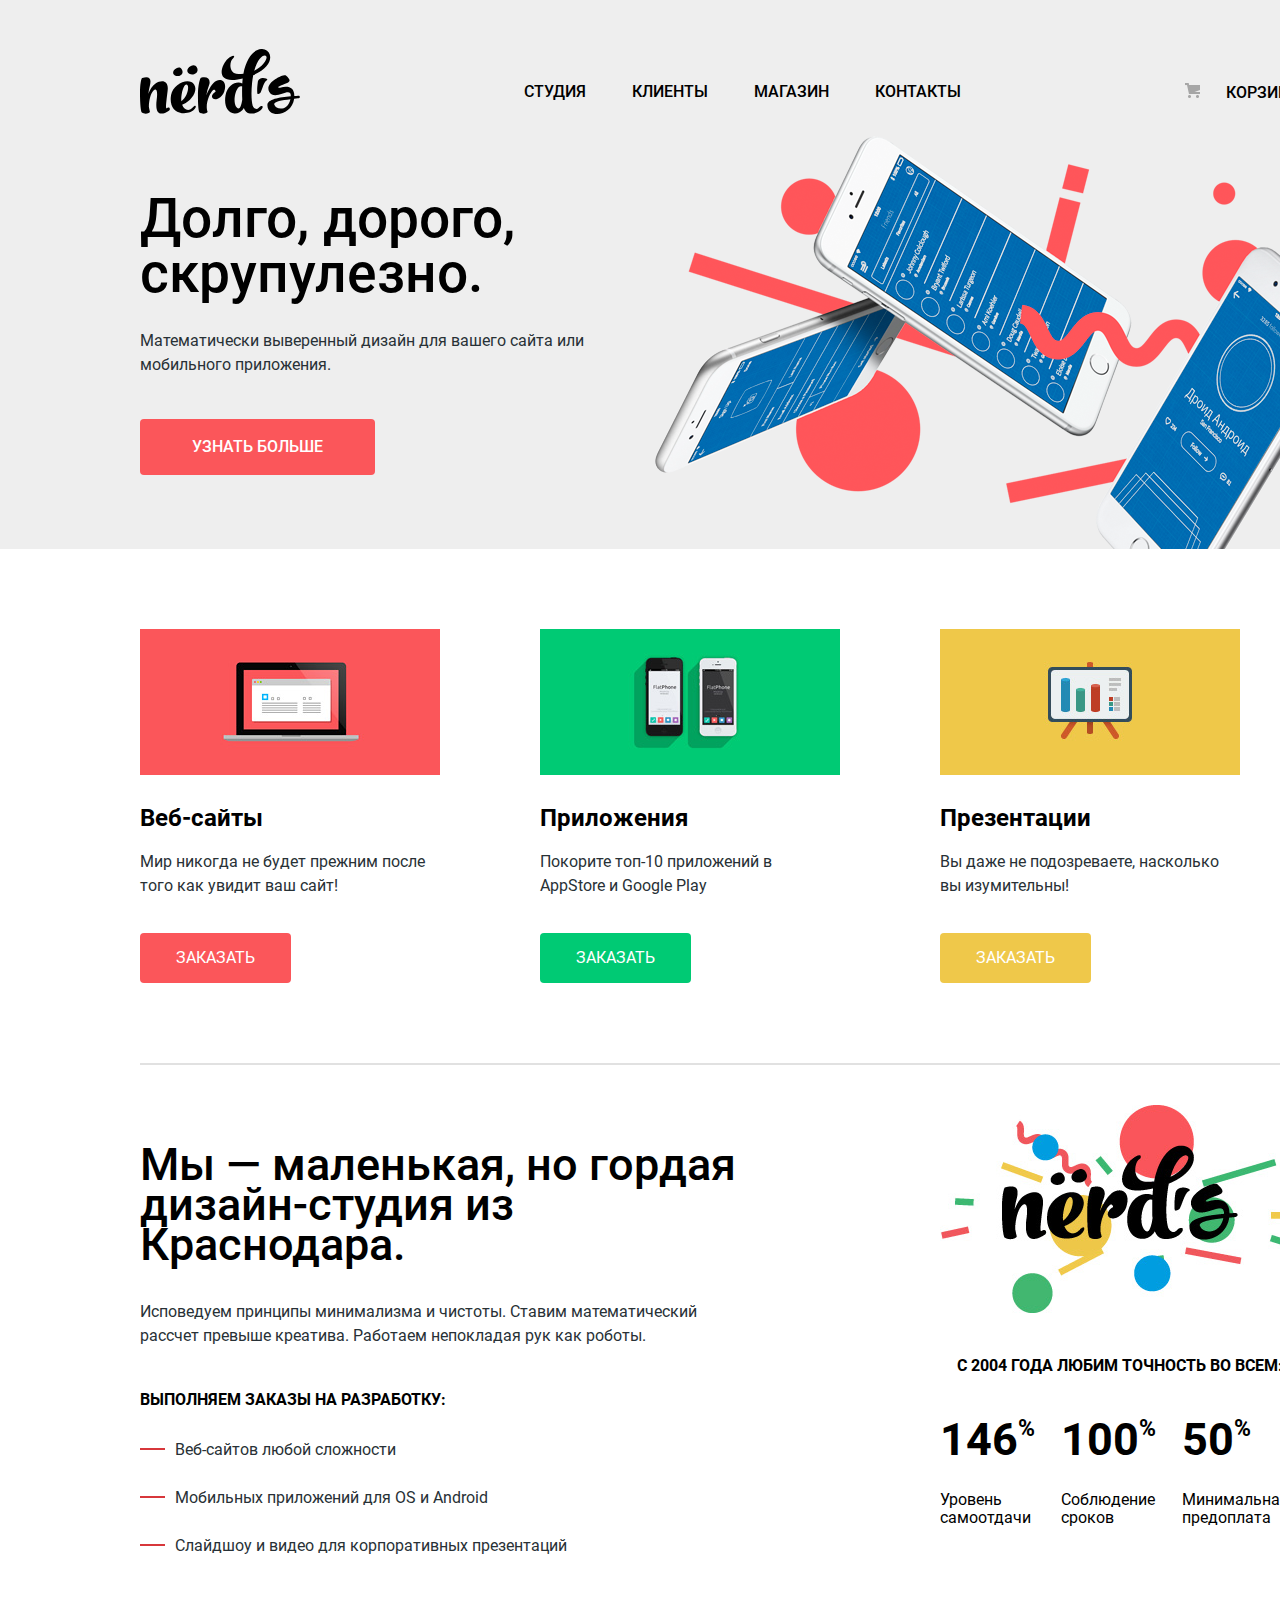
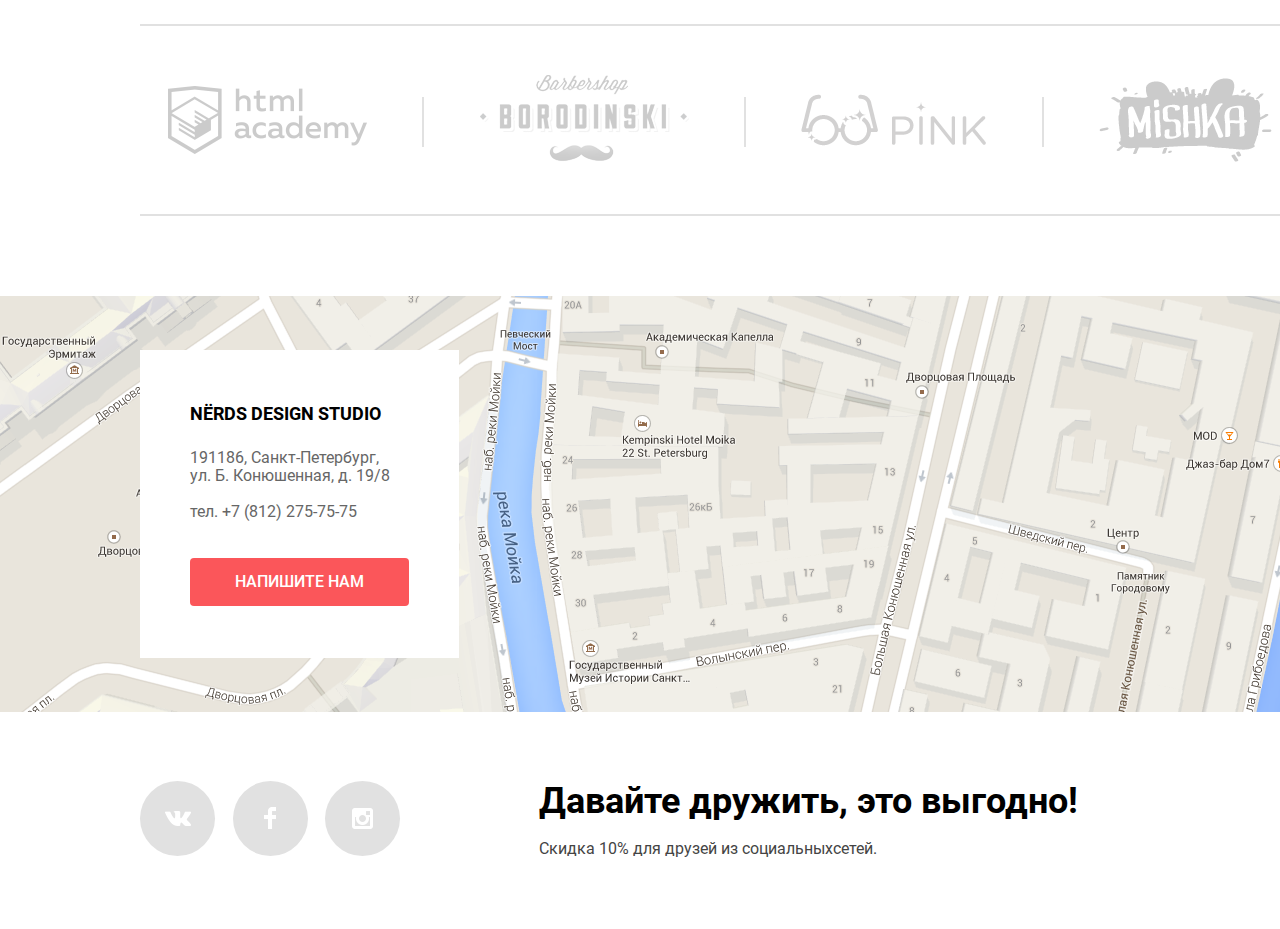
<file: index.html>
<!DOCTYPE html>
<html lang="ru">
<head>
  <meta charset="utf-8">
  <link rel="stylesheet" href="css/normalize.css">
  <link rel="stylesheet" href="css/style.css">
  <title>HTML Academy: Нёрдс</title>
</head>
<body>
<header>
  <div class="head-up">
    <a href="index.html"><img src="img/nerds-logo.svg" class="nerds_logo" alt="Nerds" width="160" height="65"></a>
    <nav class="site-nav">
      <ul class="nav-list">
        <li class="nav-item"><a href="">Студия</a></li>
        <li class="nav-item"><a href="">Клиенты</a></li>
        <li class="nav-item"><a href="store.html">Магазин</a></li>
        <li class="nav-item"><a href="">Контакты</a></li>
      </ul>
    </nav>
    <div class="cart nav-item">
      <a href="" class="cart-ico">Корзина</a>
    </div>
  </div>
  <div class="head-bottom">
    <ul class="slider-list">
      <li class="slide">
        <div class="slider-text-container">
          <p class="content-text-header">Долго, дорого, скрупулезно.</p>
          <p class="content-text">Математически выверенный дизайн для вашего
            сайта или мобильного приложения.</p>
          <a href="">
            <div class="slider-button button-red">Узнать больше</div>
          </a>
        </div>
        <img src="img/slide-picture.png" alt="Изображение2" width="698" height="413">
      </li>
      <li class="slide visually-hidden">
        <div class="slider-text-container">
          <p class="content-text-header">Любим математику как никто другой</p>
          <p class="content-text">Никакого креатива, только
            математические формулы для расчета идеальных пропорций.</p>
          <a href="" class="slider-button button-red">Узнать больше</a>
        </div>
        <img src="img/slide2.png" alt="Изображение2" width="663" height="430">
      </li>
      <li class="slide visually-hidden">
        <div class="slider-text-container">
          <p class="content-text-header">Только ночь, только хардкор</p>
          <p class="content-text">Работать днем, как все?
            Мы против этого. Ближе к полуночи работа только начинается.</p>
          <a href="" class="slider-button button-red">Узнать больше</a>
        </div>
        <img src="img/slide3.png" alt="Изображение3" width="759" height="411">
      </li>
    </ul>
  </div>
</header>
<main>
  <section class="product">
    <h1 class="visually-hidden">Дизайн-студия Nёrds</h1>
    <ul class="product-list">
      <li>
        <div class="product-item">
          <img src="img/advantage-picture-red.png" alt="ВЕБ-САЙТЫ" width="300" height="146">
          <h2>Веб-сайты</h2>
          <p>Мир никогда не будет прежним после того как увидит ваш сайт!</p>
          <a href="" class="order-red-button">
            <div class="product-list-button button-red">
              Заказать
            </div>
          </a>
        </div>
      </li>
      <li>
        <div class="product-item">
          <img src="img/advantage-picture-green.png" alt="ВЕБ-САЙТЫ" width="300" height="146">
          <h2>Приложения</h2>
          <p>Покорите топ-10 приложений в AppStore и Google Play</p>
          <a href="" class="order-green-button">
            <div class="product-list-button button-green">
              Заказать
            </div>
          </a>
        </div>
      </li>
      <li>
        <div class="product-item">
          <img src="img/advantage-picture-yellow.png" alt="ВЕБ-САЙТЫ" width="300" height="146">
          <h2>Презентации</h2>
          <p>Вы даже не подозреваете, насколько вы изумительны!</p>
          <a href="" class="order-yellow-button">
            <div class="product-list-button button-yellow">
              Заказать
            </div>
          </a>
        </div>
      </li>
    </ul>
    <hr class="border">
  </section>
  <!--О КОМПАНИИ (СЛЕВА)-->
  <section class="about">
    <div class="about-left">
      <h2 class="visually-hidden">О компании</h2>
      <p class="about-header">Мы — маленькая,
        но гордая дизайн-студия из Краснодара.</p>
      <p class="about-content-text">Исповедуем принципы минимализма и чистоты.
        Ставим математический рассчет превыше креатива.
        Работаем непокладая рук как роботы.</p>
      <p class="content-text-bold">Выполняем заказы на разработку:</p>
      <ul>
        <li>Веб-сайтов любой сложности</li>
        <li>Мобильных приложений для OS и Android</li>
        <li>Слайдшоу и видео для корпоративных презентаций</li>
      </ul>
    </div>
    <div class="about-right">
      <h2 class="visually-hidden">Статистика</h2>
      <img src="img/nerds-picture.png" alt="Nerds" width="360" height="208">
      <p class="content-text-bold-center">с 2004 года Любим точность во всем:</p>
      <ul class="about-stat">
        <li><span class="stat-number-bold">146<sup>%</sup></span><br>
          Уровень самоотдачи
        </li>
        <li><span class="stat-number-bold">100<sup>%</sup></span><br>
          Соблюдение сроков
        </li>
        <li><span class="stat-number-bold">50<sup>%</sup></span><br>
          Минимальная предоплата
        </li>
      </ul>
    </div>
  </section>
  <div class="section-partners">
    <hr class="separator">
    <ul class="partners-list">
      <li>
        <a href="htmlacademy.ru">
          <img src="img/htmlacdemy-logo.png" alt="htmlacademy.ru" width="199" height="68">
        </a>
      </li>
      <hr>
      <li>
        <a href="">
          <img src="img/borodinsli-logo.png" alt="Borodinsky" width="209" height="90">
        </a>
      </li>
      <hr>
      <li>
        <a href="">
          <img src="img/pink-logo.png" alt="Pink" width="185" height="52">
        </a>
      </li>
      <hr>
      <li>
        <a href="">
          <img src="img/mishka-logo.png" alt="Mishka" width="173" height="84">
        </a>
      </li>
    </ul>
    <hr class="border">
  </div>
</main>
<section class="map">
  <h2 class="visually-hidden">Обратная связь</h2>
  <div class="adres">
    <p class="contact-name">Nёrds design studio</p>
    <p class="contact-adres">191186, Санкт-Петербург,<br>
      ул. Б. Конюшенная, д. 19/8
      <br>
      <br>
      тел. +7 (812) 275-75-75</p>
    <button type="button" name="scribe" class="contact-red-button">напишите нам</button>
  </div>
  <div class="post-window visually-hidden">
    <p>Напишите нам</p>
    <form action="" type="post" class="post-form">
      <label for="name">Ваше имя:<br>
        <input type="text" name="your_name" id="name" placeholder="Имя Фамилия">
      </label>
      <label for="mail">Ваш e-mail:<br>
        <input type="text" name="your_mail" id="mail" placeholder="email@example.com">
      </label>
      <label for="message" class="message">Текст письма:<br>
        <textarea name="your_message" id="message" cols="" rows="" placeholder="В свободной форме"></textarea>
      </label><br>
      <input type="submit" name="get" id="get_btn" value="ОТПРАВИТЬ" class="submit-button">
      <div class="close"></div>
    </form>
  </div>
</section>
<!--FOOTER иконки соц.сети-->
<footer>
  <div class="footer-content">
    <div class="social">
      <a href="" class="social-link-vk">
        <div class="social-list">
          <div class="vk"></div>
        </div>
      </a>
      <a href="" class="social-link-fb">
        <div class="social-list">
          <div class="fb"></div>
        </div>
      </a>
      <a href="" class="social-link-instagram">
        <div class="social-list">
          <div class="insta"></div>
        </div>
      </a>
    </div>
    <div class="footer-txt">
      <p class="footer-txt-header">Давайте дружить, это выгодно!</p>
      <p class="footer-txt-p">Скидка 10% для друзей из социальныхсетей.</p>
    </div>
  </div>
</footer>
<!--ФОРМА ОТПРАВКИ ПИСЬМА-->
<script src="js/script.js"></script>
</body>
</html>
</file>
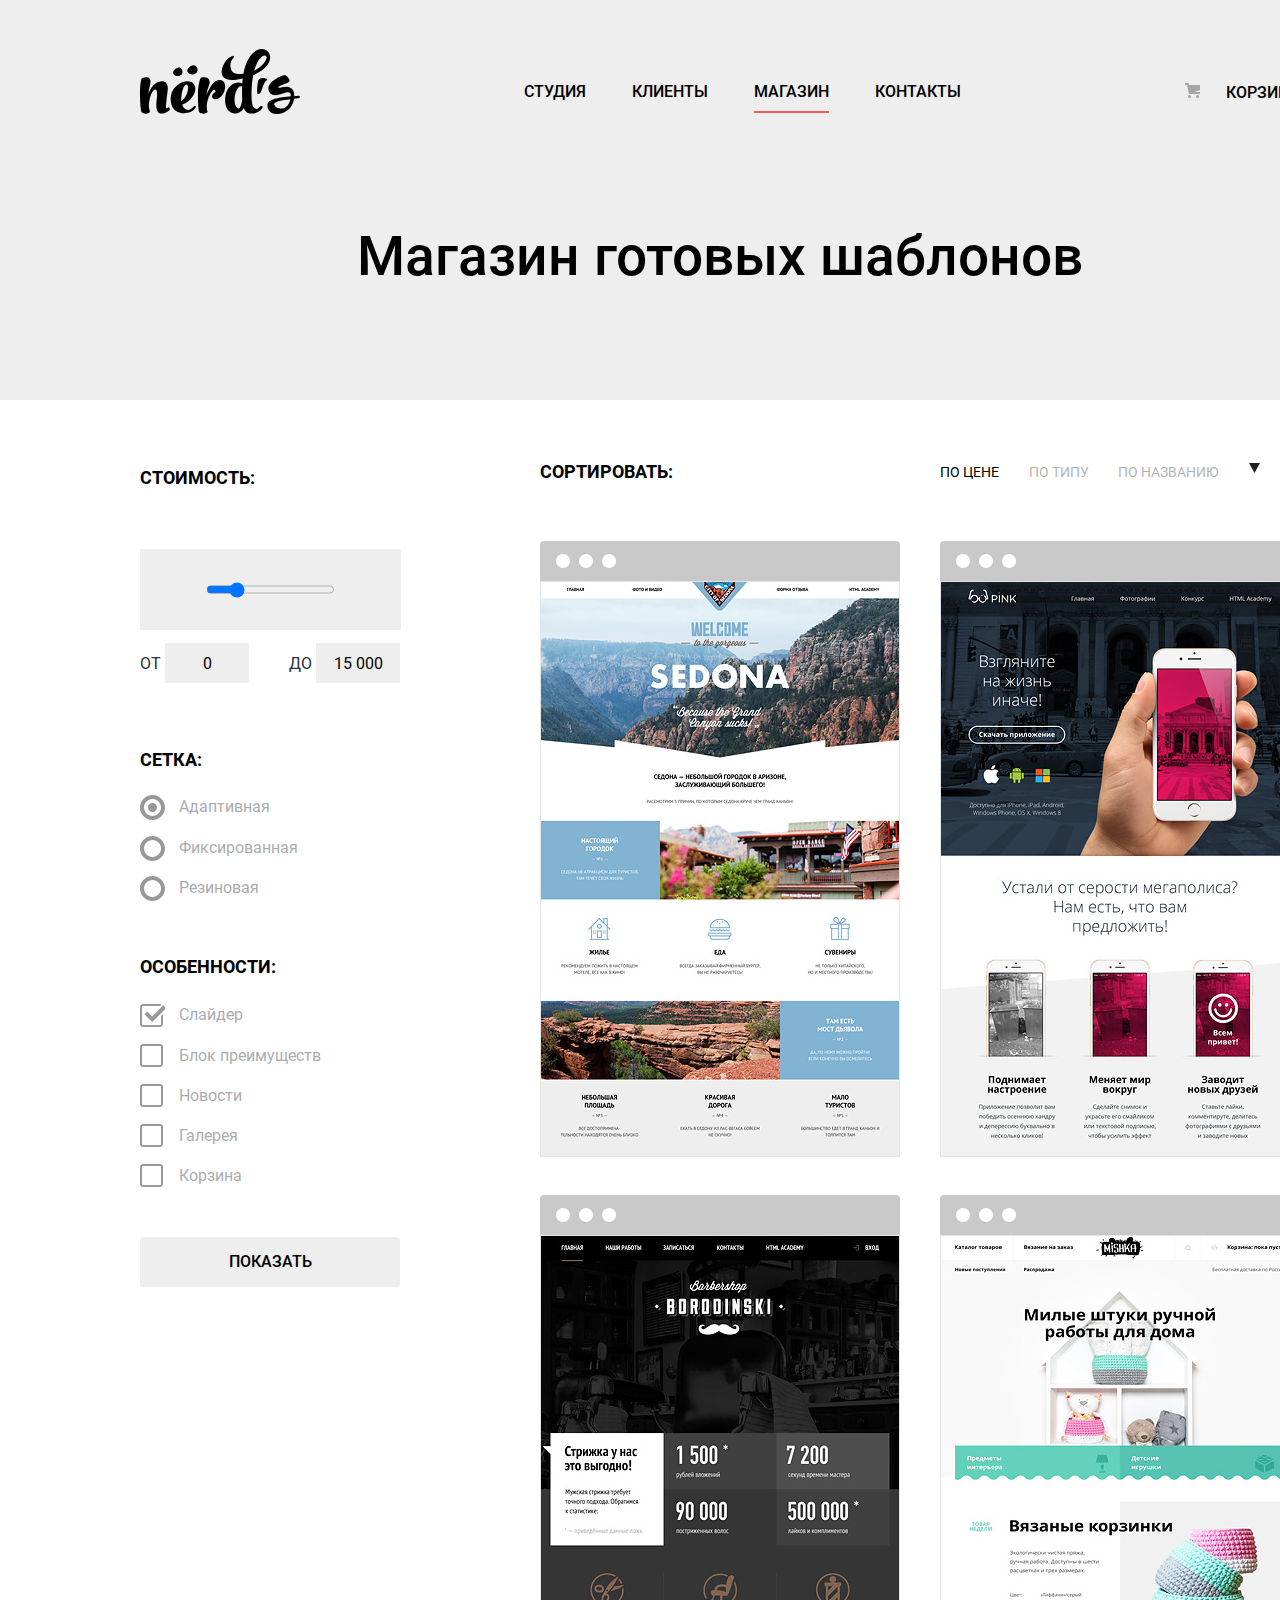
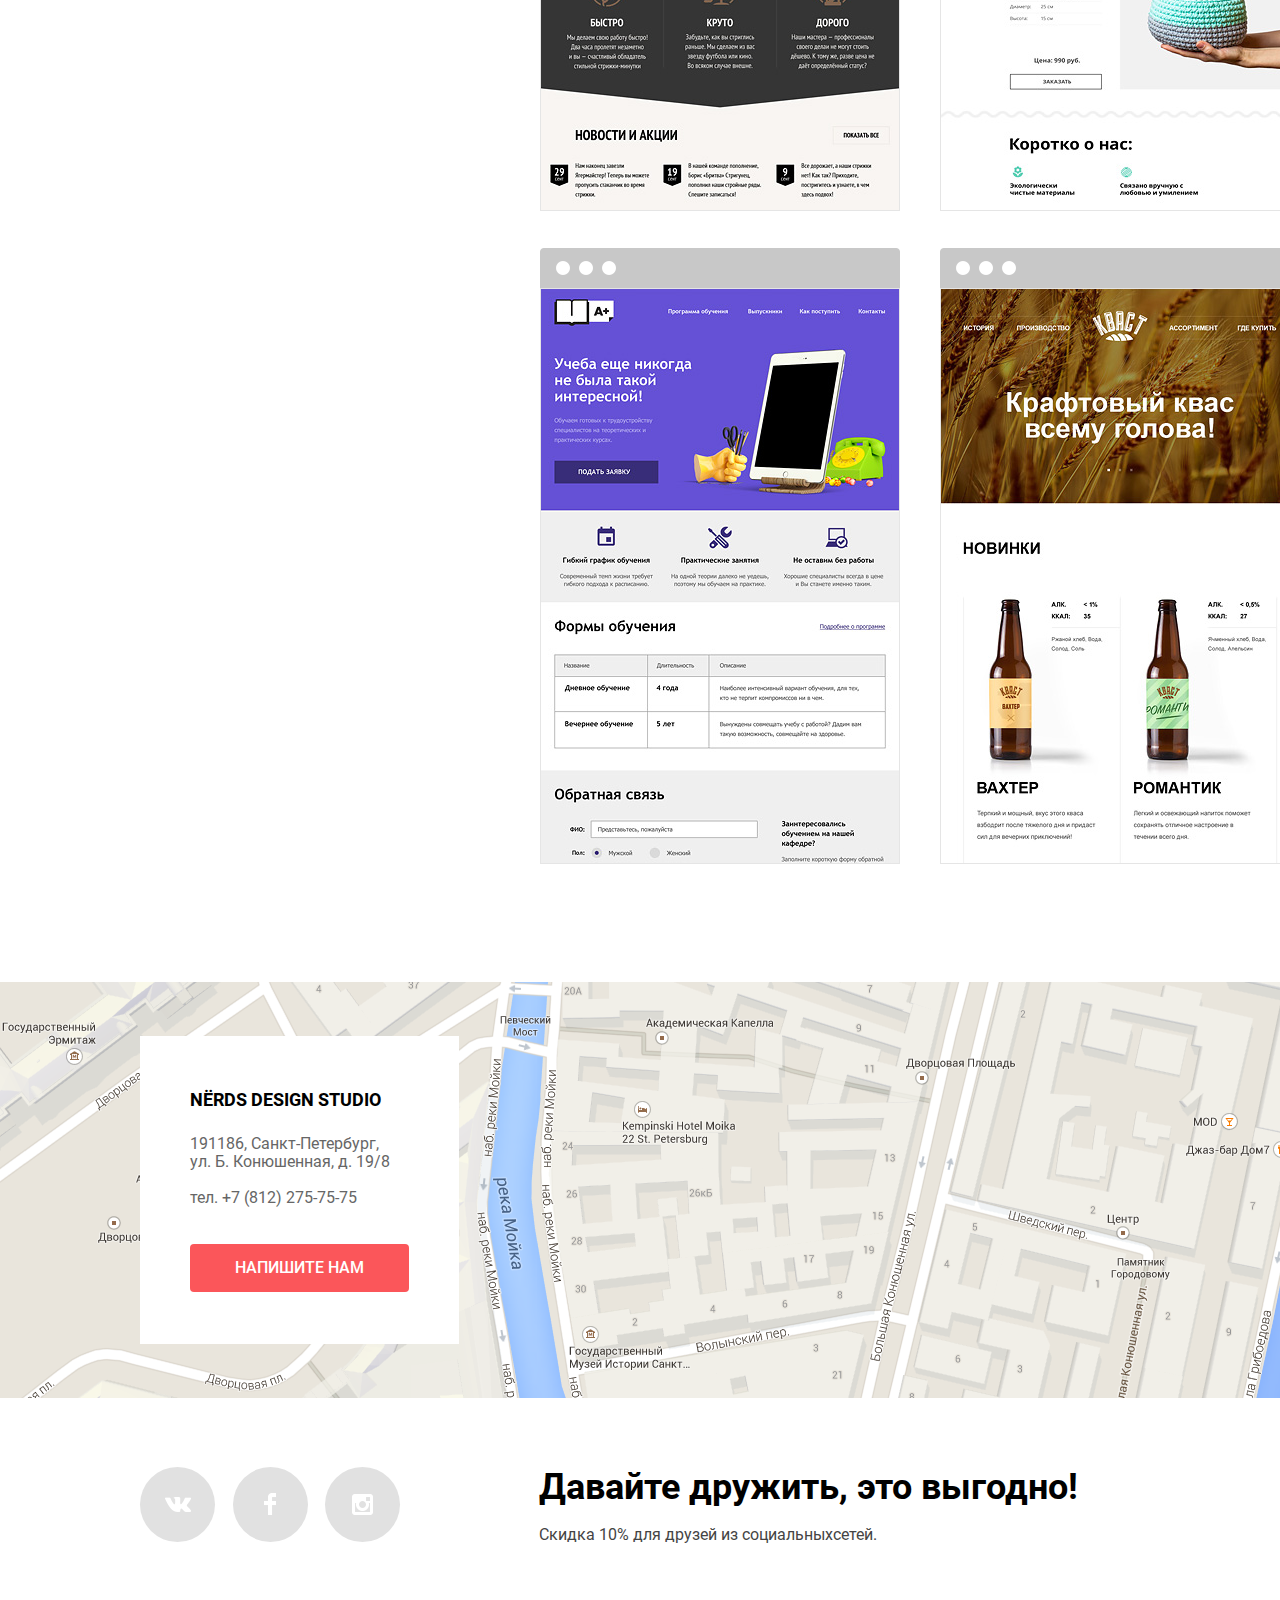
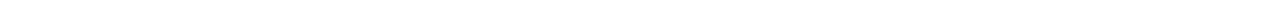
<file: store.html>
<!DOCTYPE html>
<html lang="ru">
<head>
  <meta charset="utf-8">
  <link rel="stylesheet" href="css/normalize.css">
  <link rel="stylesheet" href="css/style.css">
  <title>HTML Academy: Нёрдс</title>
</head>
<body>
<header>
  <div class="head-up">
    <a href="index.html"><img src="img/nerds-logo.svg" class="nerds_logo" alt="Nerds" width="160" height="65"></a>
    <nav class="site-nav">
      <ul class="nav-list">
        <li class="nav-item"><a href="">Студия</a></li>
        <li class="nav-item"><a href="">Клиенты</a></li>
        <li class="nav-item active-item">Магазин</li>
        <li class="nav-item"><a href="">Контакты</a></li>
      </ul>
    </nav>
    <!--КОРЗИНА<img src="img/basket-icon.png" alt="Корзина" class="basket_ico" width="15" height="15">-->
    <div class="cart nav-item">
      <a href="" class="cart-ico">Корзина</a>
    </div>
  </div>
</header>
<main>
  <div class="presets-txt">
    <h1>Магазин готовых шаблонов</h1>
  </div>
  <div class="content-store">
    <section class="parametrs">
      <h2 class="visually-hidden">Параметры товаров</h2>
      <form action="" type="post" class="form_presets">
        <div class="parametrs-coast">
          <p class="coast-header">Стоимость:</p>
          <div class="block-coast-scroll">
            <input type="range" min="0" max="25000" step="1000" value="5000">
          </div>
          <div class="block-coast-num">
            <label for="coast_min_id" class="coast-txt">от
              <input type="text" name="coast_min" id="coast_min_id" size="5" placeholder="0" class="coast-min-max">
            </label>
            <label for="coast_max_id" class="coast-txt">до
              <input type="text" name="coast_max" id="coast_max_id" size="5" placeholder="15 000" class="coast-min-max">
            </label>
          </div>
        </div>
        <div class="parametrs-web">
          <p class="grid">Сетка:</p>
          <div class="grid-radio">
            <input type="radio" name="grid" id="adapt_id" value="adapt" checked>
            <label for="adapt_id">
              <span></span>
              Адаптивная
            </label>
            <input type="radio" name="grid" id="fixed_id" value="fixed">
            <label for="fixed_id">
              <span></span>
              Фиксированная
            </label>
            <input type="radio" name="grid" id="strach_id" value="strach">
            <label for="strach_id">
              <span></span>
              Резиновая
            </label>
          </div>
        </div>
        <div class="parametrs-option">
          <p class="features">Особенности:</p>
          <div class="features-chekbox">
              <input type="checkbox" name="slider" id="slider_id" checked>
            <label for="slider_id">
              <span></span>
              Слайдер
            </label>
              <input type="checkbox" name="advantage" id="advantage_id">
            <label for="advantage_id">
              <span></span>
              Блок преимуществ
            </label>
              <input type="checkbox" name="news" id="news_id">
            <label for="news_id">
              <span></span>
              Новости
            </label>
              <input type="checkbox" name="galery" id="gelery_id">
            <label for="gelery_id">
              <span></span>
              Галерея
            </label>
              <input type="checkbox" name="cart" id="cart_id">
            <label for="cart_id">
              <span></span>
              Корзина
            </label>
          </div>
        </div>
        <input type="submit" name="search_product" class="search-bttn" id="search_id" value="ПОКАЗАТЬ">
      </form>
    </section>
    <!--Изобр. шаблонов справа, сортировка-->
    <section class="product-prev">
      <!--====ФОРМА СОРТИРОВКИ====-->
      <div class="sort">
        <div class="sort-txt">
          <p>Сортировать:</p>
        </div>
        <div class="sort-form">
          <a href="#" class="sort-result sort-active">по цене</a>
          <a href="#" class="sort-result">по типу</a>
          <a href="#" class="sort-result">по названию</a>
          <a href="#" class="sort-result sort-active"><div class="icon-down"></div> </a>
          <a href="#" class="sort-result"><div class="icon-up"></div> </a>
        </div>
      </div>
      <h2 class="visually-hidden">Результаты поиска</h2>
      <div class="product-info">
        <!--1-->
        <div class="product-store-item">
          <img src="img/browser.png" alt="browser" width="360" height="40" class="browser-img">
          <a href="">
            <img src="img/img-sedona-jpg.png" alt="Sedona" width="360" height="576">
          </a>
          <div class="hidden-prod-inf visually-hidden">
            <p class="prod-name">Sedona</p>
            <p class="prod-description">Информационный сайт
              для туристов</p>
            <button type="button" name="sedona" id="sedona_prod" class="store-buy-button">9 900 РУБ.</button>
          </div>
        </div>

        <!--2-->
        <div class="product-store-item" id="pinkapp_id">
          <img src="img/browser.png" alt="browser" width="360" height="40" class="browser-img">
          <a href="">
            <img src="img/img-pink-jpg.png" alt="Pink" width="360" height="576">
          </a>
          <div class="hidden-prod-inf visually-hidden">
            <p class="prod-name">Pink App</p>
            <p class="prod-description">Продуктовый лендинг
              приложения для iOS и Android</p>
            <button type="button" name="pinkapp" id="pinkapp_prod" class="store-buy-button">9 900 РУБ.</button>
          </div>
        </div>
        <!--3-->
        <div class="product-store-item" id="barber_id">
          <img src="img/browser.png" alt="browser" width="360" height="40" class="browser-img">
          <a href="">
            <img src="img/img-barbershop-jpg.png" alt="Barbershop" width="360" height="576">
          </a>
          <div class="hidden-prod-inf visually-hidden">
            <p class="prod-name">Barbershop</p>
            <p class="prod-description">Сайт салона красоты. <br>
              Для мужчин, да.</p>
            <button type="button" name="barber" id="barber_prod" class="store-buy-button">9 900 РУБ.</button>
          </div>
        </div>

        <!--4-->
        <div class="product-store-item" id="mishka_id">
          <img src="img/browser.png" alt="browser" width="360" height="40" class="browser-img">
          <a href="">
            <img src="img/img-mishka-jpg.png" alt="Mishka" width="360" height="576">
          </a>
          <div class="hidden-prod-inf visually-hidden">
            <p class="prod-name">Mishka</p>
            <p class="prod-description">Интернет-магазин
              вязаных игрушек</p>
            <button type="button" name="mishka" id="mishka_prod" class="store-buy-button">9 900 РУБ.</button>
          </div>
        </div>
        <!--5-->
        <div class="product-store-item" id="aplus_id">
          <img src="img/browser.png" alt="browser" width="360" height="40" class="browser-img">
          <a href="">
            <img src="img/img-aplus-jpg.png" alt="Aplus" width="360" height="576">
          </a>
          <div class="hidden-prod-inf visually-hidden">
            <p class="prod-name">A Plus</p>
            <p class="prod-description">Лендинг курсов повышения квалификации</p>
            <button type="button" name="aplus" id="aplus_prod" class="store-buy-button">9 900 РУБ.</button>
          </div>
        </div>

        <!--6-->
        <div class="product-store-item" id="kvast_id">
          <img src="img/browser.png" alt="browser" width="360" height="40" class="browser-img">
          <a href="">
            <img src="img/img-kvast-jpg.png" alt="Kvast" width="360" height="576">
          </a>
          <div class="hidden-prod-inf visually-hidden">
            <p class="prod-name">Кваст</p>
            <p class="prod-description">Промо-сайт производителя
              крафтового кваса</p>
            <button type="button" name="kvast" id="kvast_prod" class="store-buy-button">9 900 РУБ.</button>
          </div>
        </div>
      </div>
    </section>
  </div>
</main>
<section class="map">
  <h2 class="visually-hidden">Обратная связь</h2>
  <div class="adres">
    <p class="contact-name">Nёrds design studio</p>
    <P class="contact-adres">191186, Санкт-Петербург,<br>
      ул. Б. Конюшенная, д. 19/8
      <br>
      <br>
      тел. +7 (812) 275-75-75</P>
    <button type="button" name="scribe" class="contact-red-button">напишите нам</button>
  </div>
  <div class="post-window visually-hidden">
    <p>Напишите нам</p>
    <form action="" type="post" class="post-form">
      <label for="name">Ваше имя:<br>
        <input type="text" name="your_name" id="name" placeholder="Имя Фамилия">
      </label>
      <label for="mail">Ваш e-mail:<br>
        <input type="text" name="your_mail" id="mail" placeholder="email@example.com">
      </label>
      <label for="message" class="message">Текст письма:<br>
        <textarea name="your_message" id="message" cols="" rows="" placeholder="В свободной форме"></textarea>
      </label><br>
      <input type="submit" name="get" id="get_btn" value="ОТПРАВИТЬ" class="submit-button">
      <div class="close"></div>
    </form>
  </div>
</section>
<!--FOOTER иконки соц.сети-->
<footer>
  <div class="footer-content">
    <div class="social">
      <a href="" class="social-link-vk">
        <div class="social-list">
          <div class="vk"></div>
        </div>
      </a>
      <a href="" class="social-link-fb">
        <div class="social-list">
          <div class="fb"></div>
        </div>
      </a>
      <a href="" class="social-link-instagram">
        <div class="social-list">
          <div class="insta"></div>
        </div>
      </a>
    </div>
    <div class="footer-txt">
      <p class="footer-txt-header">Давайте дружить, это выгодно!</p>
      <p class="footer-txt-p">Скидка 10% для друзей из социальныхсетей.</p>
    </div>
  </div>
</footer>
<!--ФОРМА ОТПРАВКИ ПИСЬМА-->
<script src="js/script.js"></script>
</body>
</html>
</file>
<file: css/style.css>
/* roboto-regular */
@font-face {
  font-family: 'Roboto';
  font-style: normal;
  font-weight: 400;
  src: local('Roboto'), local('Roboto-Regular'),
  url('../fonts/roboto.woff2') format('woff2'),
  url('../fonts/roboto.woff') format('woff');
}

/* roboto-500 */
@font-face {
  font-family: 'Roboto';
  font-style: normal;
  font-weight: 500;
  src: local('Roboto Medium'), local('Roboto-Medium'),
  url('../fonts/robotomedium.woff2') format('woff2'),
  url('../fonts/robotomedium.woff') format('woff');
}

/* roboto-700 */
@font-face {
  font-family: 'Roboto';
  font-style: normal;
  font-weight: 700;
  src: local('Roboto Bold'), local('Roboto-Bold'),
  url('../fonts/robotobold.woff2') format('woff2'),
  url('../fonts/robotobold.woff') format('woff');
}

body {
  width: 1440px;
  margin: 0;
  color: black;
  font-family: Roboto, Arial sans-serif;
  text-transform: none;
  background: white;
}

a {
  color: black;
  text-decoration: none;
  text-transform: uppercase;
}

.visually-hidden {
  position: absolute;
  clip: rect(0 0 0 0);
  width: 1px;
  height: 1px;
  margin: -1px;
}

.active-item {
  padding-bottom: 10px;
  border-bottom: 2px solid #fb565a;
}

/* ======HEADER============== */

header {
  display: flex;
  flex-direction: column;
  background: #eeeeee;
}

.head-up {
  display: flex;
  width: 1160px;
  margin: 49px auto 18px;
  justify-content: space-between;
  color: black;
  background: #eeeeee;
}

.nav-list {
  display: inline-flex;
  justify-content: space-between;
  width: 438px;
  padding-left: 0;
  margin-top: 34px;
  list-style: none;
  text-transform: uppercase;
  font-weight: 500;
}

.nav-item a:hover, :focus {
  color: #fb565a;
}

.nav-item a:active {
  color: rgba(0, 0, 0, 0.3);
}

.cart {
  display: block;
  width: 115px;
  text-align: right;
  margin-top: 34px;
  line-height: normal;
  background: url("../img/basket-icon.png") no-repeat left top;
}

.cart-ico {
  display: block;
  margin-top: auto;
  margin-bottom: auto;
  font-weight: 500;
}

.basket_ico::after {
  content: '';
  width: 15px;
  height: 15px;
  background: url("../img/basket-icon.png");
}

/*========SLIDER============*/

.head-bottom {
  width: 1160px;
  margin-left: auto;
  margin-right: auto;
  color: black;
  font-size: 16px;
  line-height: 24px;
  font-weight: normal;
}

.slider-list {
  list-style: none;
  padding-left: 0;
  margin: 0;
}

.slide {
  display: flex;
  flex-direction: row;
  width: 1160px;
  min-height: 412px;
}

.content-text-header {
  display: flex;
  min-width: 515px;
  margin-top: 55px;
  margin-bottom: 28px;
  box-sizing: content-box;
  font-size: 55px;
  font-weight: 500;
  line-height: 55px;
  text-transform: none;
}

.content-text {
  margin-bottom: 42px;
  font-size: 16px;
  font-weight: normal;
  text-transform: none;
  line-height: 24px;
  color: #283136;
}

/*КНОПКИ СЛАЙДЕРА*/
.slider-button {
  display: inline-block;
  padding: 19px 52px;
  border-radius: 4px;
  color: white;
  font-size: 16px;
  line-height: 18px;
  font-weight: 500;
}

.button-red {
  background: #fb565a;
}

.button-red:hover,
.button-red:focus {
  background: #e74246;
}

.button-red:active {
  color: rgba(255, 255, 255, 0.3);
  background: #d7373b;
}

.slide1 img {
  margin-right: 31px;
}

/*PRODUCT*/

.product {
  width: 1440px;
  margin-bottom: 40px;
  margin-top: 80px;
}

.product-list {
  display: flex;
  flex-direction: row;
  width: 1100px;
  justify-content: space-between;
  list-style: none;
  margin: 0 auto 80px 140px;
  padding-left: 0;
}

.product-list li {
  display: flex;
  flex-direction: column;
  width: 300px;
}

.product-item img {
  margin-bottom: 26px;
}

.product-item h2 {
  margin-bottom: 20px;
  margin-top: 0;
  font-size: 24px;
  font-weight: bold;
  line-height: 24px;
  color: black;
}

.product-item p {
  margin-bottom: 35px;
  margin-top: 0;
  text-transform: none;
  font-size: 16px;
  font-weight: normal;
  line-height: 24px;
  color: #283136;
}

.product-list-button {
  display: inline-flex;
  box-sizing: border-box;
  min-width: 82px;
  padding: 16px 36px;
  border-radius: 4px;
  color: white;
}

.product-list-button:active {
  box-shadow: inset 0 3px 2px -2px rgba(0, 0, 0, 0.2);
}

.button-green {
  background: #00ca74;
}

.button-green:hover,
.button-green:focus {
  background: #00bc6c;
}

.button-green:active {
  color: rgba(255, 255, 255, 0.3);
  background: #00aa62;
}

.button-yellow {
  background: #efc84a;
}

.button-yellow:hover,
.button-yellow:focus {
  background: #eab534;
}

.button-yellow:active {
  color: rgba(255, 255, 255, 0.3);
  background: #e5a722;
}

.border {
  width: 1160px;
  height: 2px;
  margin: 0 auto;
  background: #e1e1e1;
  border-color: white;
  border-style: none;
}

/*ABOUT*/

.about {
  display: flex;
  justify-content: space-between;
  width: 1160px;
  margin-right: auto;
  margin-left: auto;
  text-transform: none;
}

.about-left {
  display: flex;
  flex-direction: column;
  align-self: baseline;
  justify-self: flex-start;
  text-align: left;
  padding-top: 40px;
}

.about-header {
  width: 650px;
  font-size: 45px;
  font-weight: 500;
  line-height: 40px;
  text-transform: none;
  margin: 0 0 35px;
}

.about-content-text {
  margin-top: 0;
  margin-bottom: 40px;
  width: 616px;
  color: #283136;
  font-size: 16px;
  line-height: 24px;
}

.content-text-bold {
  margin-top: 0;
  margin-bottom: 10px;
  color: black;
  font-size: 16px;
  line-height: 24px;
  font-weight: bold;
  text-transform: uppercase;
}

.about-left ul {
  display: flex;
  flex-direction: column;
  min-height: 120px;
  justify-content: space-between;
  list-style: none;
  padding-left: 0;
  font-size: 16px;
  line-height: 24px;
  color: #283136;
}

.about-left li:before {
  content: "";
  margin-bottom: 5px;
  margin-right: 10px;
  width: 25px;
  height: 2px;
  background: #d7373b;
  display: inline-block;
}

.about-right {
  display: flex;
  width: 360px;
  justify-self: flex-end;
  flex-direction: column;
}

.about-right img {
  display: inline-flex;
  margin-bottom: 25px;
}

.about-stat {
  display: inline-flex;
  padding-left: 0;
  justify-content: space-around;
}

.about-stat li {
  display: flex;
  list-style: none;
  flex-direction: column;
  margin-right: 26px;
}

.stat-number-bold {
  display: inline-flex;
  font-size: 45px;
  line-height: 10px;
  font-weight: bold;
}

.stat-number-bold sup {
  font-size: 23px;
  line-height: 10px;
  font-weight: bold;
  margin-bottom: 27px;
}

.content-text-bold-center {
  color: black;
  font-size: 16px;
  line-height: 24px;
  font-weight: bold;
  text-transform: uppercase;
  text-align: center;
  margin-bottom: 41px;
}

.section-partners {
  display: flex;
  flex-direction: column;
  width: 1160px;
  margin-right: auto;
  margin-left: auto;
  margin-bottom: 80px;
  margin-top: 50px;
  padding-left: 0;
}

.separator {
  width: 1160px;
  height: 2px;
  background: #e1e1e1;
  border-color: white;
  border-style: none;
  margin: 0;
}

.partners-list {
  display: flex;
  width: 1160px;
  margin-top: 49px;
  margin-bottom: 44px;
  flex-direction: row;
  justify-content: space-around;
  align-content: center;
  padding-left: 0;
}

.partners-list hr {
  margin: 0;
  display: inline-flex;
  align-self: center;
  height: 50px;
  width: 2px;
  border-style: none;
  background: #e1e1e1;
}

.partners-list li {
  list-style: none;
  display: inline-flex;
  justify-content: space-evenly;
  align-self: center;
}

.partners-list img {
  vertical-align: center;
  object-fit: contain;
  opacity: 0.2;
}

.partners-list img:hover {
  object-fit: contain;
  opacity: 1;
}

.partners-list img:focus {
  object-fit: contain;
  opacity: 1;
}

.partners-list img:active {
  object-fit: contain;
  opacity: 0.1;
}

.contact-name {
  font-size: 18px;
  line-height: 20px;
  font-weight: bold;
  text-transform: uppercase;
  margin-top: 0;
  margin-bottom: 25px;
}

.contact-adres {
  font-size: 16px;
  line-height: 18px;
  font-weight: normal;
  text-transform: none;
  color: #666666;
  margin-top: 0;
  margin-bottom: 37px;
}

.map {
  display: flex;
  width: 1440px;
  height: 416px;
  background: url(../img/2.png) no-repeat;
  padding-left: 140px;
  margin-top: 80px;
  margin-bottom: 69px;
}

.adres {
  display: flex;
  flex-direction: column;
  width: 219px;
  height: 207px;
  margin-bottom: 54px;
  margin-top: 54px;
  padding: 54px 50px 47px 50px;
  background: white;
}

.contact-red-button {
  color: white;
  font-size: 16px;
  font-weight: 500;
  line-height: 18px;
  text-transform: uppercase;
  background-color: #fb565a;
  padding: 15px 37px;
  border-radius: 4px;
  border: 0;
  margin: 0;
  outline: none;
  text-decoration: none;
  user-select: none;
  display: inline-block;
}

.contact-red-button:hover,
.contact-red-button:focus {
  background-color: #e74246;
}

.contact-red-button:active {
  color: rgba(255, 255, 255, 0.3);
  background-color: #e74246;
}

.footer-content {
  display: flex;
  flex-direction: row;
  width: 1160px;
  margin-left: auto;
  margin-right: auto;
  align-items: start;
}

.social {
  display: flex;
  margin-right: 139px;
  width: 260px;
  min-height: 148px;
  justify-content: space-between;
}

.social-list {
  width: 75px;
  height: 75px;
  background-color: #e1e1e1;
  border-radius: 50%;
}

.social-list:hover,
.social-list:focus {
  background-color: #e74246;
}

.social-list:active {
  background-color: #d7373b;
}

.fb {
  width: 75px;
  height: 75px;
  background: url("../img/fb-icon.png") no-repeat center;
}

.fb:active {
  opacity: 0.3;
}

.vk {
  width: 75px;
  height: 75px;
  background-image: url("../img/vk-icon.png");
  background-repeat: no-repeat;
  background-position: center;
}

.vk:active {
  opacity: 0.3;
}

.insta {
  width: 75px;
  height: 75px;
  background-image: url("../img/insta-icon.png");
  background-repeat: no-repeat;
  background-position: center;
}

.insta:active {
  opacity: 0.3;
}

.footer-txt-header {
  font-size: 36px;
  font-weight: bold;
  text-transform: none;
  margin-bottom: 12px;
  margin-top: 0;
}

.footer-txt-p {
  font-size: 16px;
  text-transform: none;
  line-height: 22px;
  font-weight: normal;
  color: #444444;
}

.post-window {
  display: flex;
  flex-direction: column;
  box-sizing: border-box;
  position: relative;
  top: -150px;
  left: -300px;
  width: 960px;
  height: 590px;
  background: white;
  box-shadow: 0 15px 35px rgba(0, 0, 0, 0.5);
  margin: 0 auto;
  margin-bottom: 200px;
  padding: 70px 100px 85px 100px;
}

.post-window p {
  margin: 0;
  margin-bottom: 40px;
  font-size: 45px;
  line-height: 45px;
  color: black;
  text-transform: none;
  font-weight: 500;
}

.post-form {
  display: flex;
  justify-content: space-between;
  width: 100%;
  flex-direction: row;
  flex-wrap: wrap;
}

.post-form label {
  font-size: 16px;
  line-height: 16px;
  font-weight: 500;
  text-transform: none;
}

.post-form input[type=text] {
  margin-top: 12px;
  padding: 0 0 0 15px;
  width: 345px;
  height: 50px;
  border: 2px solid #d7dcde;
  border-radius: 3px;
  color: black;
}

.post-form input::-webkit-input-placeholder,
.post-form textarea::-webkit-input-placeholder {
  color: rgba(68, 68, 68, 0.5);
}

.post-form input:hover::-webkit-input-placeholder,
.post-form textarea:hover::-webkit-input-placeholder {
  color: #b4b9bb;
}

.post-form input:focus::-webkit-input-placeholder,
.post-form textarea:focus::-webkit-input-placeholder,
.post-form input:active::-webkit-input-placeholder,
.post-form textarea:active::-webkit-input-placeholder {
  color: #444444;
}

.post-form input:hover,
.post-form textarea:hover {
  border: 2px solid #b4b9bb;
}

.post-form input:focus,
.post-form input:active,
.post-form textarea:focus,
.post-form textarea:active {
  border: 2px solid black;
}

.post-form textarea {
  margin-top: 12px;
  padding: 14px 15px;
  width: 725px;
  height: 90px;
  border: 2px solid #d7dcde;
  border-radius: 3px;
  color: black;
}

.message {
  margin-top: 30px;
}

.post-form input[type=submit] {
  margin-top: 47px;
  width: 260px;
  height: 50px;
  background: #fb565a;
  border: none;
  border-radius: 4px;
  color: white;
}

.close {
  position: absolute;
  right: 92px;
  top: 75px;
  width: 21px;
  height: 21px;
  opacity: 0.3;
}

.close:hover {
  opacity: 1;
}

.close:before, .close:after {
  position: absolute;
  left: 9px;
  content: ' ';
  height: 25px;
  width: 4px;
  background-color: #fb565a;
}

.close:before {
  transform: rotate(45deg);
}

.close:after {
  transform: rotate(-45deg);
}

/*==========================================================
======================STORE=================================
============================================================
*/

.content-store {
  display: flex;
  width: 1160px;
  margin-right: auto;
  margin-left: auto;
  flex-direction: row;
}

.parametrs {
  display: flex;
  width: 260px;
  flex-direction: column;
  margin-right: 140px;
}

.presets-txt {
  text-align: center;
  background-color: #eeeeee;
  margin-bottom: 63px;
}

.presets-txt h1 {
  font-weight: 500;
  font-size: 55px;
  line-height: 55px;
  padding-top: 82px;
  padding-bottom: 116px;
  margin: 0;
}

.block-coast-scroll {
  display: flex;
  width: 261px;
  min-height: 81px;
  justify-content: center;
  justify-items: center;
  margin-bottom: 13px;
  background: #eeeeee;
}

.block-coast-num {
  display: flex;
  justify-content: space-between;
  margin-bottom: 62px;
}

.coast-txt {
  font-size: 16px;
  line-height: 22px;
  text-transform: uppercase;
  color: #283136;
}

.coast-header {
  margin-top: 0;
  margin-bottom: 56px;
}

.coast-min-max {
  width: 80px;
  height: 38px;
  border: none;
  background: #eeeeee;
}

.coast-min-max::-webkit-input-placeholder {
  color: black;
  text-align: center;
}

.grid {
  margin: 0;
  margin-bottom: 21px;
}

.grid-radio input[type=radio] {
  display: none;
}

.grid-radio label {
  opacity: 0.4;
}

.grid-radio label:hover {
  opacity: 1;
}

input[type=radio] + label span {
  display:inline-block;
  width:25px;
  height:25px;
  margin:-1px 10px 0 0;
  vertical-align:middle;
  background:url(../img/radio-off.svg) left top no-repeat;
  cursor:pointer;
}

input[type=radio]:checked + label span {
  background: url(../img/radio-on.svg) left no-repeat;
}

.grid-radio {
  display: flex;
  flex-direction: column;
  min-height: 105px;
  justify-content: space-between;
  margin-bottom: 51px;
}

.features {
  margin: 0;
  margin-bottom: 22px;
}

.features-chekbox {
  display: flex;
  flex-direction: column;
  min-height: 185px;
  margin-bottom: 48px;
  justify-content: space-between;
}

.features-chekbox input[type=checkbox] {
  display: none;
}

.features-chekbox label {
  opacity: 0.4;
}

.features-chekbox label:hover {
  opacity: 1;
}

input[type=checkbox] + label span {
  display:inline-block;
  width:25px;
  height:25px;
  margin:-1px 10px 0 0;
  vertical-align:middle;
  background:url(../img/checkbox-off.svg) left top no-repeat;
  cursor:pointer;
}

input[type=checkbox]:checked + label span {
  background: url(../img/checkbox-on.svg) left no-repeat;
}


.parametrs p {
  font-weight: bold;
  font-size: 18px;
  line-height: 30px;
  text-transform: uppercase;
}

.parametrs label {
  font-size: 16px;
  font-weight: normal;
  line-height: 20px;
  color: #283136;
}

.product-prev {
  display: flex;
  width: 760px;
  flex-direction: column;
}

.product-info {
  display: flex;
  width: 760px;
  justify-content: space-between;
  flex-wrap: wrap;
}

.product-store-item {
  display: flex;
  width: 360px;
  min-height: 576px;
  margin-bottom: 33px;
  flex-direction: column;
  position: relative;
}

.hidden-prod-inf {
  display: flex;
  flex-direction: column;
  box-sizing: border-box;
  align-content: center;
  position: absolute;
  right: 0;
  bottom: 0;
  width: 360px;
  min-height: 231px;
  text-align: center;
  padding: 17px 80px 43px 80px;
  background: #eeeeee;
}

.prod-name {
  font-size: 18px;
  line-height: 30px;
  font-weight: bold;
  text-transform: uppercase;
  text-align: center;
}

.prod-name:hover,
.prod-name:focus {
  color: #fb565a;
}

.prod-name:active {
  color: rgba(0, 0, 0, 0.3);
}

/*=======================================================================================================================================*/
.prod-description {
  font-size: 16px;
  line-height: 18px;
  text-align: center;
  color: #666666;
  margin-bottom: 30px;
}

.browser-img {
  opacity: 0.3;
}

.browser-img:hover,
.browser-img:focus {
  opacity: 1;
}

.store-buy-button {
  width: 200px;
  min-height: 50px;
  border: none;
  border-radius: 5px;
  background: #fb565a;
  color: white;
}

.store-buy-button:hover,
.store-buy-button:focus {
  background: #e74246;
}

.store-buy-button:active {
  background: #d7373b;
}

.search-bttn {
  width: 260px;
  height: 50px;
  background: #eeeeee;
  border: 0;
  color: black;
  font-size: 16px;
  line-height: 18px;
  font-weight: 500;
  border-radius: 3px;
}

.search-bttn:hover,
.search-bttn:focus {
  width: 260px;
  height: 50px;
  background: #dfdfdf;
  border: 0;
  color: black;
  font-size: 16px;
  line-height: 18px;
  font-weight: 500;
  border-radius: 3px;
}

.search-bttn:active {
  width: 260px;
  height: 50px;
  background: #d5d5d5;
  border: 0;
  color: rgba(0, 0, 0, 0.3);
  font-size: 16px;
  line-height: 18px;
  font-weight: 500;
  border-top: 3px solid rgba(0, 0, 0, 0.3);
  border-radius: 3px;
}

.sort-txt p {
  font-weight: bold;
  font-size: 18px;
  line-height: 18px;
  text-transform: uppercase;
  margin: 0;
}

.sort {
  display: flex;
  flex-direction: row;
  justify-items: center;
  justify-content: space-between;
  margin-bottom: 60px;
}

.sort-form {
  display: flex;
  flex-direction: row;
  justify-content: space-between;
  width: 360px;
}

.sort-form a {
  text-decoration: none;
  font-size: 14px;
  font-weight: normal;
  line-height: 18px;
  color: black;
}

.sort-result {
  opacity: 0.3;
}

.sort-result:hover,
.sort-result:focus {
  opacity: 0.6;
}

.sort-result:active {
  opacity: 1;
}

.sort-active {
  opacity: 1;
}

.icon-down {
  width: 11px;
  height: 10px;
  background: url("../img/icon-up-dir.svg");
  transform: rotate(180deg);
}

.icon-up {
  width: 11px;
  height: 10px;
  background: url("../img/icon-up-dir.svg");
}

.visually-hidden {
  position: absolute;
  clip: rect(0 0 0 0);
  width: 1px;
  height: 1px;
  margin: -1px;
}
</file>
